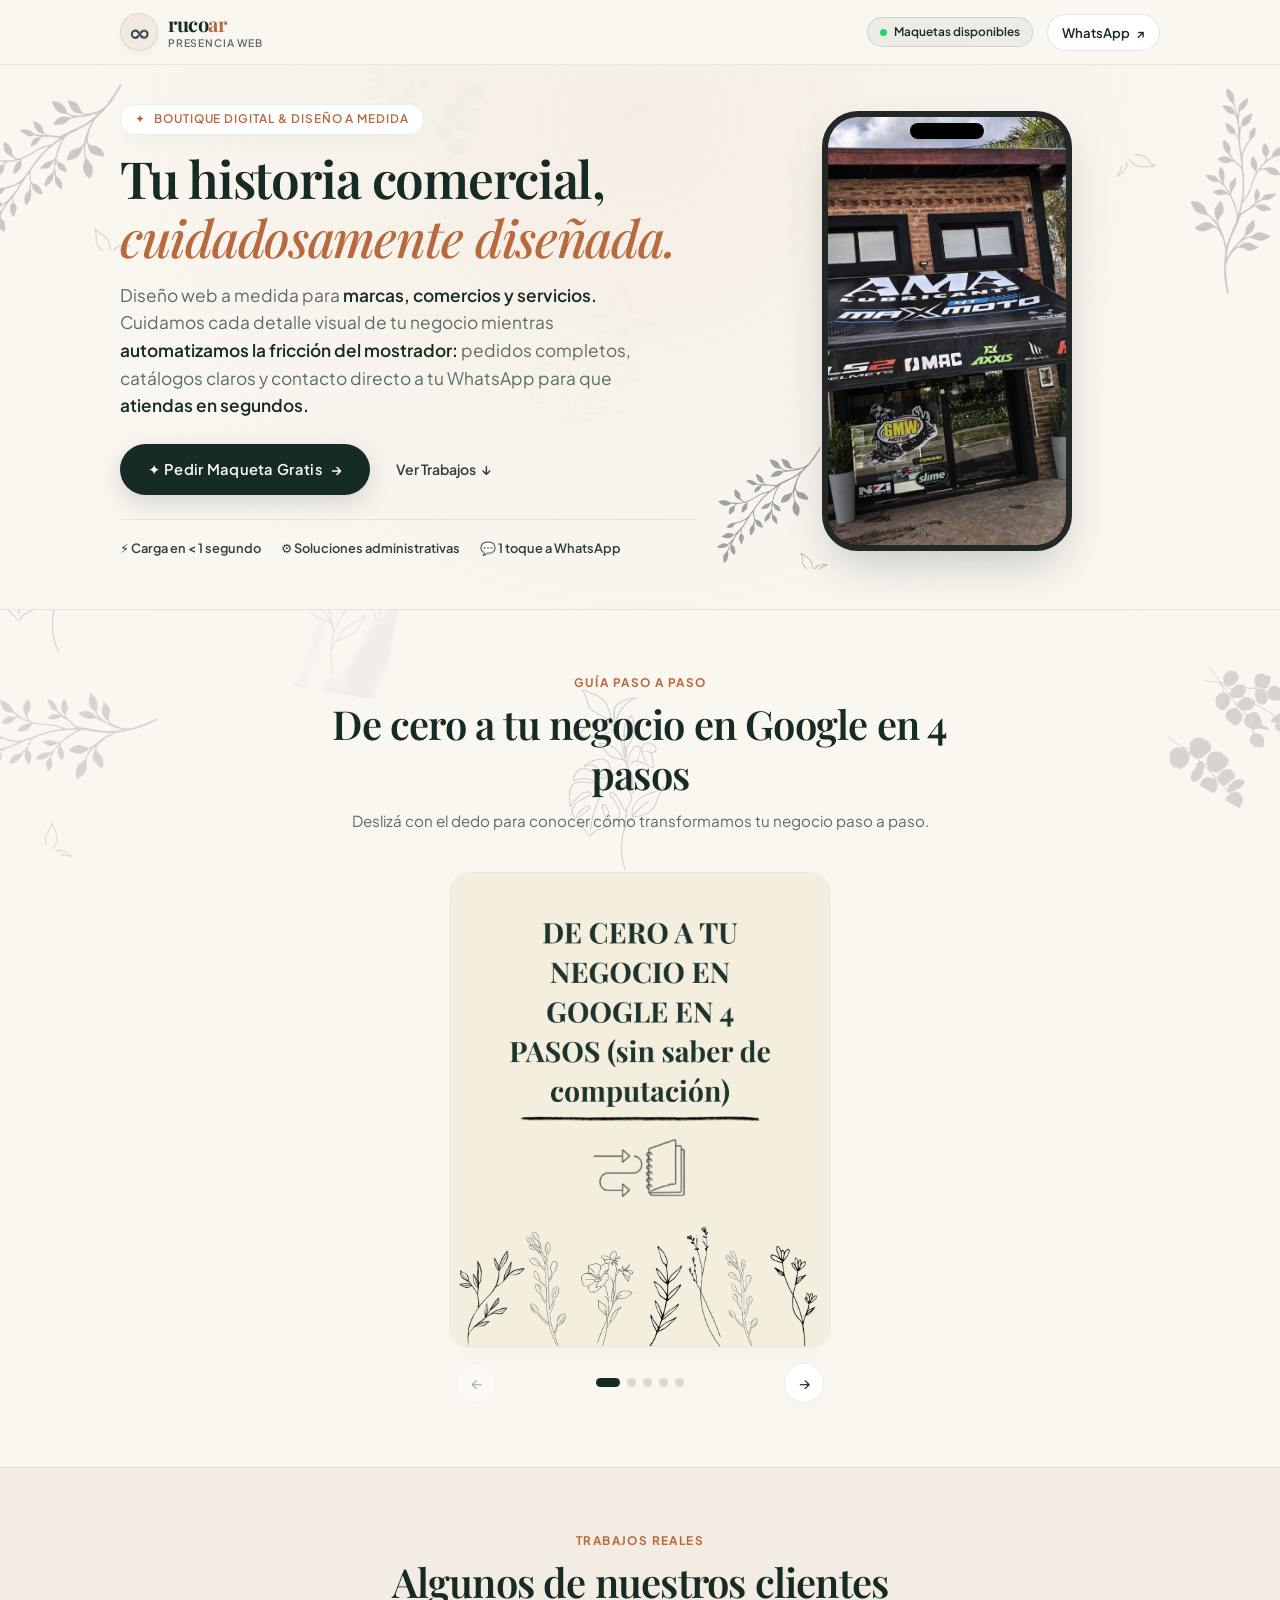
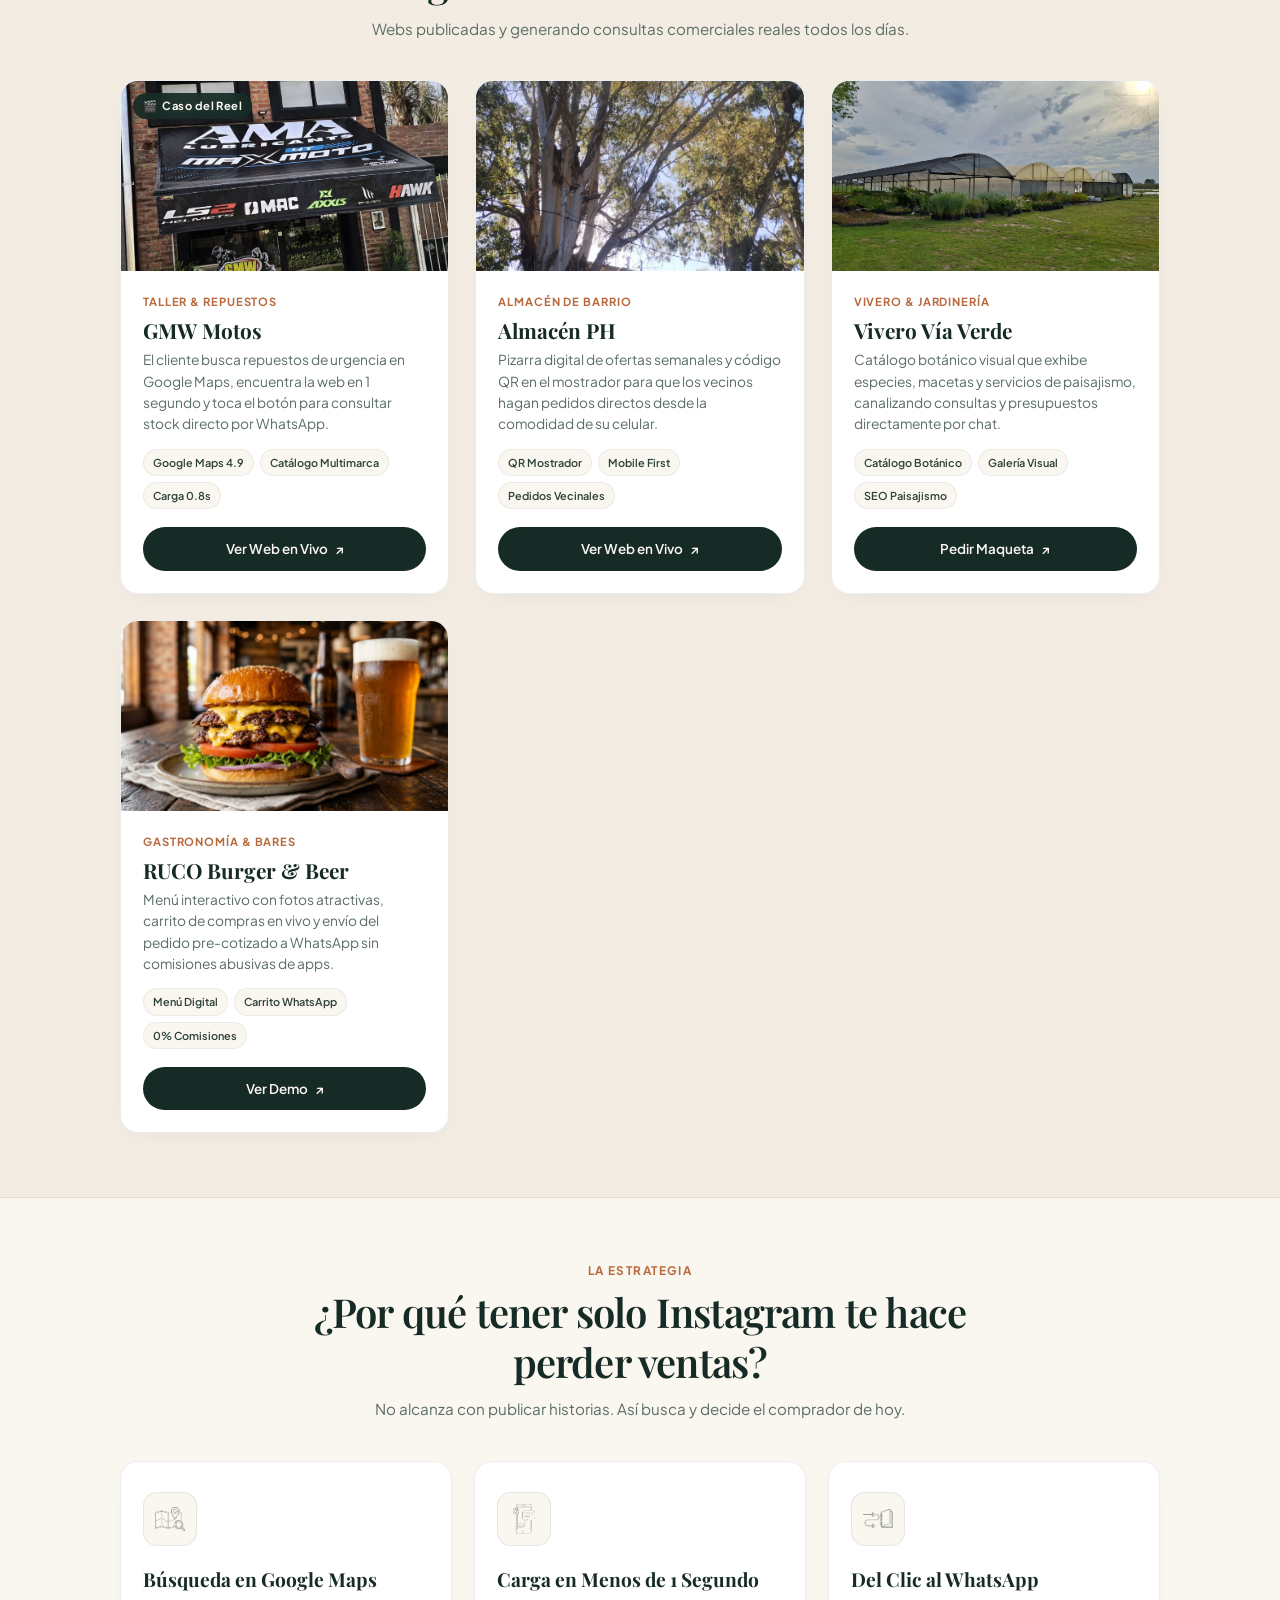
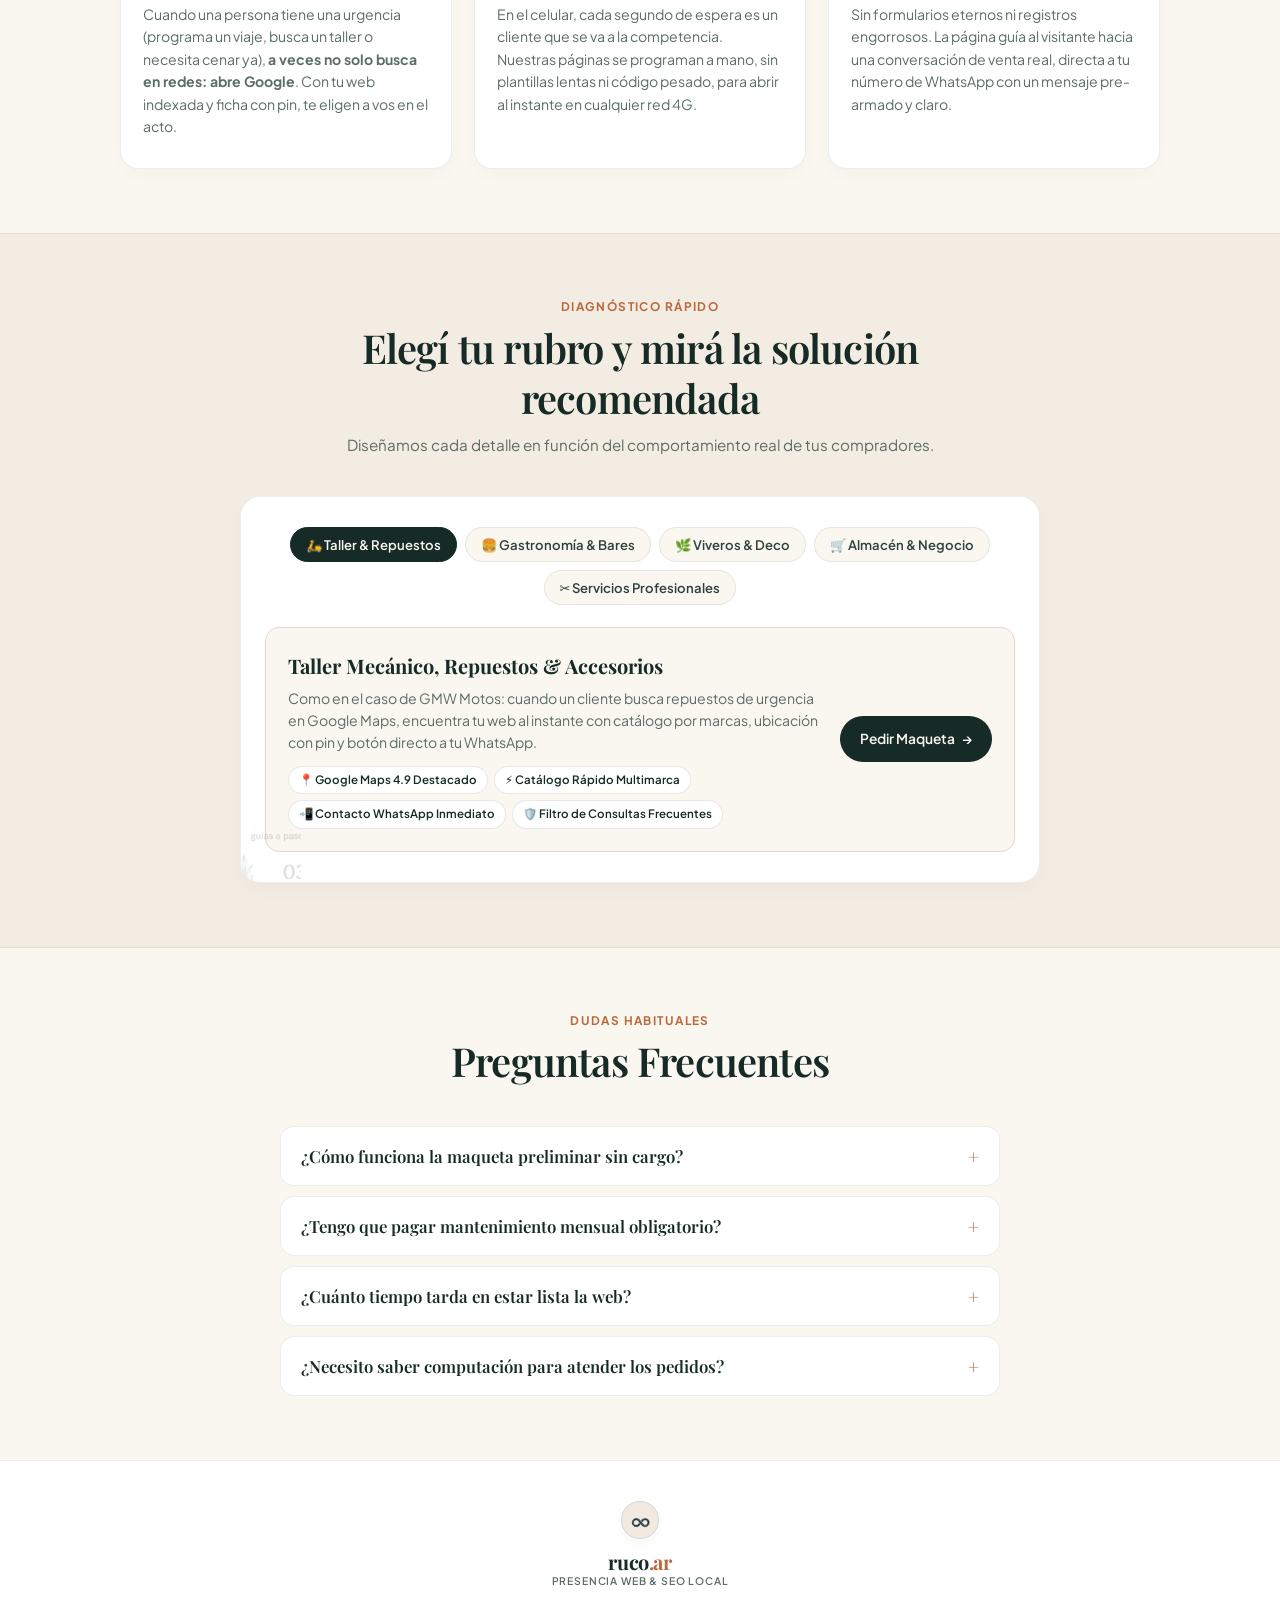
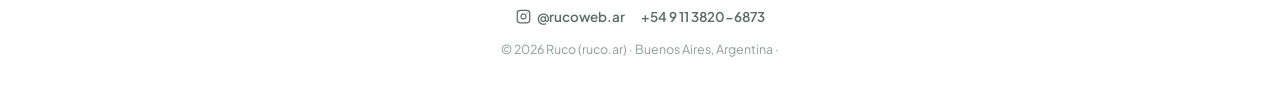
<file: index.html>
<!DOCTYPE html>
<html lang="es">
<head>
    <meta charset="UTF-8">
    <meta name="viewport" content="width=device-width, initial-scale=1.0, maximum-scale=1.0, user-scalable=no, viewport-fit=cover">
    <meta name="theme-color" content="#FAF6F0">

    <!-- Google tag (gtag.js) - Google Analytics 4 -->
    <script async src="https://www.googletagmanager.com/gtag/js?id=G-L3S1ZTG150"></script>
    <script>
      window.dataLayer = window.dataLayer || [];
      function gtag(){dataLayer.push(arguments);}
      gtag('js', new Date());

      gtag('config', 'G-L3S1ZTG150');
    </script>
    <title>RUCO (rucoweb.com) — Presencia Web & Soluciones a Medida</title>
    <meta name="description" content="Páginas web a medida y soluciones administrativas para marcas, comercios y servicios. Diseño artesanal, ultrarrápido y contacto directo a WhatsApp.">
    <meta name="keywords" content="diseño web para comercios, paginas web para negocios, presencia web pymes, paginas web celulares, catalogos digitales whatsapp, soluciones administrativas comercio, pedidos por whatsapp, diseño web concepcion del uruguay, paginas web escobar, diseño web entre rios, paginas web zona norte, diseño web zarate campana gualeguaychu, boutique digital argentina, rucoweb, ruco web">
    <link rel="canonical" href="https://rucoweb.com/">
    <meta name="google-site-verification" content="WeVle5faf9JHYNT-_0bYCEvDwCw-KTuAqGuqunzUKuU">

    <!-- Geolocalización & Cobertura: Corredor Escobar (Buenos Aires) a Concepción del Uruguay (Entre Ríos) -->
    <meta name="geo.region" content="AR-B;AR-E">
    <meta name="geo.placename" content="Escobar, Buenos Aires / Concepción del Uruguay, Entre Ríos">

    <!-- Favicons Optimizados para Búsquedas de Google y Celulares -->
    <link rel="icon" type="image/png" sizes="48x48" href="assets/logo/favicon-48.png">
    <link rel="icon" type="image/png" sizes="64x64" href="assets/logo/favicon.png">
    <link rel="icon" type="image/png" sizes="192x192" href="assets/logo/favicon-192.png">
    <link rel="apple-touch-icon" sizes="180x180" href="assets/logo/favicon-192.png">

    <!-- Open Graph Oficial para WhatsApp, Telegram y Redes (Tarjeta Visual Completa) -->
    <meta property="og:type" content="website">
    <meta property="og:url" content="https://rucoweb.com/">
    <meta property="og:site_name" content="RUCO">
    <meta property="og:title" content="RUCO — Presencia Web & Soluciones a Medida">
    <meta property="og:description" content="Páginas web artesanales y soluciones administrativas pensadas para marcas, comercios y servicios.">
    <meta property="og:image" content="https://rucoweb.com/assets/logo/og-banner.jpg">
    <meta property="og:image:secure_url" content="https://rucoweb.com/assets/logo/og-banner.jpg">
    <meta property="og:image:type" content="image/jpeg">
    <meta property="og:image:width" content="1200">
    <meta property="og:image:height" content="630">
    <meta property="og:image:alt" content="RUCO Presencia Web y Soluciones a Medida">

    <!-- Twitter / Telegram Card -->
    <meta name="twitter:card" content="summary_large_image">
    <meta name="twitter:title" content="RUCO — Presencia Web & Soluciones a Medida">
    <meta name="twitter:description" content="Páginas web artesanales y soluciones administrativas pensadas para marcas, comercios y servicios.">
    <meta name="twitter:image" content="https://rucoweb.com/assets/logo/og-banner.jpg">

    <!-- Schema.org JSON-LD para Google (Logo oficial, servicio profesional y área de cobertura) -->
    <script type="application/ld+json">
    {
      "@context": "https://schema.org",
      "@type": ["Organization", "ProfessionalService"],
      "name": "RUCO",
      "url": "https://rucoweb.com/",
      "logo": "https://rucoweb.com/assets/logo/favicon-192.png",
      "image": "https://rucoweb.com/assets/logo/og-banner.jpg",
      "description": "Desarrollo de páginas web artesanales, presencia en Google y soluciones administrativas a medida para marcas, comercios y servicios.",
      "telephone": "+5491138206873",
      "priceRange": "$$",
      "address": {
        "@type": "PostalAddress",
        "addressCountry": "AR",
        "addressRegion": "Buenos Aires / Entre Ríos"
      },
      "areaServed": [
        {
          "@type": "City",
          "name": "Concepción del Uruguay"
        },
        {
          "@type": "City",
          "name": "Gualeguaychú"
        },
        {
          "@type": "AdministrativeArea",
          "name": "Entre Ríos"
        },
        {
          "@type": "City",
          "name": "Belén de Escobar"
        },
        {
          "@type": "City",
          "name": "Ingeniero Maschwitz"
        },
        {
          "@type": "City",
          "name": "Campana"
        },
        {
          "@type": "City",
          "name": "Zárate"
        },
        {
          "@type": "AdministrativeArea",
          "name": "Zona Norte Buenos Aires"
        }
      ]
    }
    </script>

    <!-- Google Fonts: Playfair Display + Plus Jakarta Sans -->
    <link rel="preconnect" href="https://fonts.googleapis.com">
    <link rel="preconnect" href="https://fonts.gstatic.com" crossorigin>
    <link href="https://fonts.googleapis.com/css2?family=Playfair+Display:ital,wght@0,500;0,600;0,700;1,500;1,600&family=Plus+Jakarta+Sans:wght@400;500;600;700&display=swap" rel="stylesheet">

    <!-- Estilos CSS -->
    <link rel="stylesheet" href="css/styles.css">
</head>
<body>

    <!-- Capa Botánica Fija de Fondo (Watermarks Grisáceas Quiet Luxury) -->
    <div class="fixed-botanical-layer" aria-hidden="true">
        <img src="assets/elements/branch-olive.png" class="fixed-botanical b-1" alt="">
        <img src="assets/elements/eucalyptus.png" class="fixed-botanical b-2" alt="">
        <img src="assets/elements/golden-olive.png" class="fixed-botanical b-3" alt="">
        <img src="assets/elements/eucalyptus.png" class="fixed-botanical b-4" alt="">
        <img src="assets/elements/botanical-hanging.png" class="fixed-botanical b-5" alt="">
        <img src="assets/elements/monstera-line.png" class="fixed-botanical b-6" alt="">
        <img src="assets/elements/branch-olive.png" class="fixed-botanical b-7" alt="">
        <img src="assets/elements/monstera-line.png" class="fixed-botanical b-8" alt="">
        <img src="assets/elements/golden-olive.png" class="fixed-botanical b-9" alt="">
        <img src="assets/elements/eucalyptus.png" class="fixed-botanical b-10" alt="">
        <img src="assets/elements/botanical-hanging.png" class="fixed-botanical b-11" alt="">
        <img src="assets/elements/branch-olive.png" class="fixed-botanical b-12" alt="">
        <img src="assets/elements/monstera-line.png" class="fixed-botanical b-13" alt="">
        <img src="assets/elements/eucalyptus.png" class="fixed-botanical b-14" alt="">
    </div>

    <!-- Header / Barra Fija Superior Permanente -->
    <header class="site-header">
        <div class="container header-inner">
            <a href="#inicio" class="brand-wrapper" aria-label="Ruco.ar Inicio">
                <div class="brand-badge">
                    <img src="assets/logo/ruco-infinity-3d.png" alt="Logo Ruco" width="42" height="42">
                </div>
                <div class="brand-text">
                    <span class="brand-name">ruco<span>ar</span></span>
                    <span class="brand-tag">Presencia Web</span>
                </div>
            </a>

            <div class="header-actions">
                <div class="availability-chip" title="Cupos de maquetas para esta semana">
                    <span class="pulse-dot"></span>
                    <span>Maquetas disponibles</span>
                </div>

                <a href="https://wa.me/5491138206873?text=Hola%20Ruco!%20Te%20escribo%20desde%20tu%20web%20para%20hacerte%20una%20consulta." 
                   target="_blank" 
                   rel="noopener noreferrer" 
                   class="header-wa-link"
                   aria-label="Escribir por WhatsApp">
                    <span>WhatsApp</span>
                    <span>↗</span>
                </a>
            </div>
        </div>
    </header>

    <main>
        <!-- ===================================================================
             Hero Section: Quiet Luxury con el Mockup del Reel y Sticker Oficial
             =================================================================== -->
        <section class="hero-section" id="inicio">
            <!-- Acentos Botánicos de Fondo integrados dentro de la sección Hero -->
            <img src="assets/elements/branch-olive.png" alt="" class="hero-botanical-left" aria-hidden="true">
            <img src="assets/elements/branch-olive.png" alt="" class="hero-botanical-right" aria-hidden="true">

            <div class="container hero-grid">
                <!-- Columna Izquierda: Mensaje y Conversión -->
                <div class="hero-content">
                    <div class="hero-pill">
                        <span>✦</span> Boutique Digital & Diseño a Medida
                    </div>

                    <h1 class="hero-title">
                        Tu historia comercial,<br>
                        <em>cuidadosamente diseñada.</em>
                    </h1>

                    <p class="hero-description">
                        Diseño web a medida para <strong>marcas, comercios y servicios.</strong> Cuidamos cada detalle visual de tu negocio mientras <strong>automatizamos la fricción del mostrador:</strong> pedidos completos, catálogos claros y contacto directo a tu WhatsApp para que <strong>atiendas en segundos.</strong>
                    </p>

                    <!-- Botonera Única y Elegante del Hero -->
                    <div class="hero-action-group">
                        <a href="https://wa.me/5491138206873?text=Hola%20Ruco!%20Vengo%20desde%20Instagram%20y%20quiero%20pedir%20mi%20maqueta%20sin%20cargo%20para%20mi%20negocio." 
                           target="_blank" 
                           rel="noopener noreferrer" 
                           class="btn-hero-primary">
                            <span>✦ Pedir Maqueta Gratis</span>
                            <span>→</span>
                        </a>

                        <a href="#clientes" class="link-hero-subtle">
                            <span>Ver Trabajos</span>
                            <span>↓</span>
                        </a>
                    </div>

                    <!-- Tickers de Confianza -->
                    <div class="hero-trust-bar">
                        <div class="trust-item">
                            <span>⚡ Carga en &lt; 1 segundo</span>
                        </div>
                        <div class="trust-item">
                            <span>⚙️ Soluciones administrativas</span>
                        </div>
                        <div class="trust-item">
                            <span>💬 1 toque a WhatsApp</span>
                        </div>
                    </div>
                </div>

                <!-- Columna Derecha: Mockup del Celular con el Reel Real -->
                <div class="hero-visual-wrap">
                    <!-- Rama botánica envolvente -->
                    <img src="assets/elements/branch-olive.png" alt="" class="phone-botanical-wrap" aria-hidden="true">

                    <!-- Mockup de Teléfono con el Reel Oficial -->
                    <div class="phone-mockup">
                        <div class="phone-notch"></div>
                        <video id="heroReelVideo" class="phone-video" autoplay loop muted playsinline poster="assets/projects/gmw-fachada.jpg">
                            <source src="assets/video/reel-gmw.mp4" type="video/mp4">
                            Tu navegador no soporta video HTML5.
                        </video>
                    </div>
                </div>
            </div>
        </section>

        <!-- ===================================================================
             Los 4 Pasos: Carrusel Interactivo con los Slides Reales (RucoCM)
             =================================================================== -->
        <section class="section" id="metodo">
            <div class="container">
                <div class="section-header">
                    <span class="section-eyebrow">Guía Paso a Paso</span>
                    <h2 class="section-title">De cero a tu negocio en Google en 4 pasos</h2>
                    <p class="section-subtitle">Deslizá con el dedo para conocer cómo transformamos tu negocio paso a paso.</p>
                </div>

                <div class="carousel-wrapper">
                    <div class="carousel-viewport">
                        <div class="carousel-track" id="carouselTrack">
                            <div class="carousel-slide">
                                <img src="assets/carrousel/0.png" alt="De cero a tu negocio en Google en 4 pasos" loading="lazy">
                            </div>
                            <div class="carousel-slide">
                                <img src="assets/carrousel/1.png" alt="Paso 01: Charla y Relevamiento" loading="lazy">
                            </div>
                            <div class="carousel-slide">
                                <img src="assets/carrousel/3.png" alt="Paso 02: Diseño a Medida" loading="lazy">
                            </div>
                            <div class="carousel-slide">
                                <img src="assets/carrousel/4.png" alt="Paso 03: Revisión y Visto Bueno" loading="lazy">
                            </div>
                            <div class="carousel-slide">
                                <img src="assets/carrousel/2.png" alt="Paso 04: Lanzamiento Oficial" loading="lazy">
                            </div>
                        </div>
                    </div>

                    <!-- Controles del Carrusel -->
                    <div class="carousel-controls">
                        <button class="carousel-nav-btn" id="carouselPrev" aria-label="Slide anterior">←</button>
                        <div class="carousel-dots" id="carouselDots"></div>
                        <button class="carousel-nav-btn" id="carouselNext" aria-label="Siguiente slide">→</button>
                    </div>
                </div>
            </div>
        </section>

        <!-- ===================================================================
             Showcase de Clientes en Vivo (Con Esquinas Botánicas)
             =================================================================== -->
        <section class="section section-alt" id="clientes">
            <div class="container">
                <div class="section-header">
                    <span class="section-eyebrow">Trabajos Reales</span>
                    <h2 class="section-title">Algunos de nuestros clientes</h2>
                    <p class="section-subtitle">Webs publicadas y generando consultas comerciales reales todos los días.</p>
                </div>

                <div class="showcase-grid">
                    <!-- Cliente 1: GMW Motos (El Caso del Reel) -->
                    <article class="showcase-card">
                        <div class="showcase-badge-reel">
                            <span>🎬</span> Caso del Reel
                        </div>
                        <div class="showcase-img-wrap">
                            <img src="assets/projects/gmw-fachada.jpg" alt="Local y taller GMW Motos" loading="lazy">
                        </div>
                        <div class="showcase-body">
                            <span class="showcase-sector">Taller & Repuestos</span>
                            <h3 class="showcase-title">GMW Motos</h3>
                            <p class="showcase-desc">
                                El cliente busca repuestos de urgencia en Google Maps, encuentra la web en 1 segundo y toca el botón para consultar stock directo por WhatsApp.
                            </p>
                            <div class="showcase-tags">
                                <span class="tag-pill">Google Maps 4.9</span>
                                <span class="tag-pill">Catálogo Multimarca</span>
                                <span class="tag-pill">Carga 0.8s</span>
                            </div>
                            <a href="https://gmwmotos.com" target="_blank" rel="noopener noreferrer" class="btn-card-single">
                                <span>Ver Web en Vivo</span>
                                <span>↗</span>
                            </a>
                        </div>
                    </article>

                    <!-- Cliente 2: Almacén PH -->
                    <article class="showcase-card">
                        <div class="showcase-img-wrap">
                            <img src="assets/projects/almacen-local.jpg" alt="Local Almacén PH" loading="lazy">
                        </div>
                        <div class="showcase-body">
                            <span class="showcase-sector">Almacén de Barrio</span>
                            <h3 class="showcase-title">Almacén PH</h3>
                            <p class="showcase-desc">
                                Pizarra digital de ofertas semanales y código QR en el mostrador para que los vecinos hagan pedidos directos desde la comodidad de su celular.
                            </p>
                            <div class="showcase-tags">
                                <span class="tag-pill">QR Mostrador</span>
                                <span class="tag-pill">Mobile First</span>
                                <span class="tag-pill">Pedidos Vecinales</span>
                            </div>
                            <a href="https://almacenph.com" target="_blank" rel="noopener noreferrer" class="btn-card-single">
                                <span>Ver Web en Vivo</span>
                                <span>↗</span>
                            </a>
                        </div>
                    </article>

                    <!-- Cliente 3: Vivero Vía Verde -->
                    <article class="showcase-card">
                        <div class="showcase-img-wrap">
                            <img src="assets/projects/vivero-hero.jpg" alt="Vivero Vía Verde" loading="lazy">
                        </div>
                        <div class="showcase-body">
                            <span class="showcase-sector">Vivero & Jardinería</span>
                            <h3 class="showcase-title">Vivero Vía Verde</h3>
                            <p class="showcase-desc">
                                Catálogo botánico visual que exhibe especies, macetas y servicios de paisajismo, canalizando consultas y presupuestos directamente por chat.
                            </p>
                            <div class="showcase-tags">
                                <span class="tag-pill">Catálogo Botánico</span>
                                <span class="tag-pill">Galería Visual</span>
                                <span class="tag-pill">SEO Paisajismo</span>
                            </div>
                            <a href="https://wa.me/5491138206873?text=Hola%20Ruco!%20Quiero%20conocer%20la%20maqueta%20del%20Vivero%20Via%20Verde." target="_blank" rel="noopener noreferrer" class="btn-card-single">
                                <span>Pedir Maqueta</span>
                                <span>↗</span>
                            </a>
                        </div>
                    </article>

                    <!-- Cliente 4: RUCO Burger & Beer -->
                    <article class="showcase-card">
                        <div class="showcase-img-wrap">
                            <img src="assets/projects/ruco-burger.jpg" alt="RUCO Burger & Drinks" loading="lazy">
                        </div>
                        <div class="showcase-body">
                            <span class="showcase-sector">Gastronomía & Bares</span>
                            <h3 class="showcase-title">RUCO Burger & Beer</h3>
                            <p class="showcase-desc">
                                Menú interactivo con fotos atractivas, carrito de compras en vivo y envío del pedido pre-cotizado a WhatsApp sin comisiones abusivas de apps.
                            </p>
                            <div class="showcase-tags">
                                <span class="tag-pill">Menú Digital</span>
                                <span class="tag-pill">Carrito WhatsApp</span>
                                <span class="tag-pill">0% Comisiones</span>
                            </div>
                            <a href="../WebHamburguesera-RUCO/index.html" class="btn-card-single">
                                <span>Ver Demo</span>
                                <span>↗</span>
                            </a>
                        </div>
                    </article>
                </div>
            </div>
        </section>

        <!-- ===================================================================
             El Método RUCO: 3 Tarjetas con los Iconos del Reel
             =================================================================== -->
        <section class="section">
            <div class="container">
                <div class="section-header">
                    <span class="section-eyebrow">La Estrategia</span>
                    <h2 class="section-title">¿Por qué tener solo Instagram te hace perder ventas?</h2>
                    <p class="section-subtitle">No alcanza con publicar historias. Así busca y decide el comprador de hoy.</p>
                </div>

                <div class="pillars-grid">
                    <!-- Pilar 1: Búsqueda con Urgencia -->
                    <div class="pillar-card">
                        <div class="pillar-icon-box">
                            <img src="assets/elements/icon-google-maps.png" alt="Icono Google Maps" width="34" height="34">
                        </div>
                        <h3 class="pillar-title">Búsqueda en Google Maps</h3>
                        <p class="pillar-desc">
                            Cuando una persona tiene una urgencia (programa un viaje, busca un taller o necesita cenar ya), <strong>a veces no solo busca en redes: abre Google</strong>. Con tu web indexada y ficha con pin, te eligen a vos en el acto.
                        </p>
                    </div>

                    <!-- Pilar 2: Carga Instantánea en Celulares -->
                    <div class="pillar-card">
                        <div class="pillar-icon-box">
                            <img src="assets/elements/icon-phone-direct.png" alt="Icono Teléfono Rápido" width="34" height="34">
                        </div>
                        <h3 class="pillar-title">Carga en Menos de 1 Segundo</h3>
                        <p class="pillar-desc">
                            En el celular, cada segundo de espera es un cliente que se va a la competencia. Nuestras páginas se programan a mano, sin plantillas lentas ni código pesado, para abrir al instante en cualquier red 4G.
                        </p>
                    </div>

                    <!-- Pilar 3: De la Visita al WhatsApp -->
                    <div class="pillar-card">
                        <div class="pillar-icon-box">
                            <img src="assets/elements/icon-process-steps.png" alt="Icono Proceso Directo" width="34" height="34">
                        </div>
                        <h3 class="pillar-title">Del Clic al WhatsApp</h3>
                        <p class="pillar-desc">
                            Sin formularios eternos ni registros engorrosos. La página guía al visitante hacia una conversación de venta real, directa a tu número de WhatsApp con un mensaje pre-armado y claro.
                        </p>
                    </div>
                </div>
            </div>
        </section>

        <!-- ===================================================================
             Micro-Simulador Interactivo de Rubros
             =================================================================== -->
        <section class="section section-alt">
            <div class="container">
                <div class="section-header">
                    <span class="section-eyebrow">Diagnóstico Rápido</span>
                    <h2 class="section-title">Elegí tu rubro y mirá la solución recomendada</h2>
                    <p class="section-subtitle">Diseñamos cada detalle en función del comportamiento real de tus compradores.</p>
                </div>

                <div class="sim-container">
                    <div class="sim-tabs" role="tablist">
                        <button class="sim-tab-btn active" data-rubro="taller" role="tab">🛵 Taller & Repuestos</button>
                        <button class="sim-tab-btn" data-rubro="gastro" role="tab">🍔 Gastronomía & Bares</button>
                        <button class="sim-tab-btn" data-rubro="vivero" role="tab">🌿 Viveros & Deco</button>
                        <button class="sim-tab-btn" data-rubro="almacen" role="tab">🛒 Almacén & Negocio</button>
                        <button class="sim-tab-btn" data-rubro="servicios" role="tab">✂️ Servicios Profesionales</button>
                    </div>

                    <div class="sim-result-box">
                        <div class="sim-result-content">
                            <h4 id="simTitle">Taller Mecánico, Repuestos & Accesorios</h4>
                            <p id="simDesc">
                                Como en el caso de GMW Motos: cuando un cliente busca repuestos de urgencia en Google Maps, encuentra tu web al instante con catálogo por marcas, ubicación con pin y botón directo a tu WhatsApp.
                            </p>
                            <div class="sim-features-list" id="simBadges">
                                <span class="sim-feature-badge">📍 Google Maps 4.9 Destacado</span>
                                <span class="sim-feature-badge">⚡ Catálogo Rápido Multimarca</span>
                                <span class="sim-feature-badge">📲 Contacto WhatsApp Inmediato</span>
                                <span class="sim-feature-badge">🛡️ Filtro de Consultas Frecuentes</span>
                            </div>
                        </div>

                        <div class="sim-cta-wrap">
                            <a id="simCtaBtn" 
                               href="https://wa.me/5491138206873?text=Hola%20Ruco!%20Tengo%20un%20negocio%20del%20rubro%20Taller%20y%20Repuestos%20y%20quiero%20pedir%20mi%20maqueta%20sin%20cargo." 
                               target="_blank" 
                               rel="noopener noreferrer" 
                               class="btn-sim-single">
                                <span>Pedir Maqueta</span>
                                <span>→</span>
                            </a>
                        </div>
                    </div>
                </div>
            </div>
        </section>

        <!-- ===================================================================
             Preguntas Frecuentes (Acordeón)
             =================================================================== -->
        <section class="section">
            <div class="container">
                <div class="section-header">
                    <span class="section-eyebrow">Dudas Habituales</span>
                    <h2 class="section-title">Preguntas Frecuentes</h2>
                </div>

                <div class="faq-list">
                    <div class="faq-item">
                        <button class="faq-question">
                            <span>¿Cómo funciona la maqueta preliminar sin cargo?</span>
                            <span class="faq-icon">+</span>
                        </button>
                        <div class="faq-answer">
                            Te armo un enlace privado con el diseño real de tu página para que veas cómo se vería en celulares antes de pagar nada. Si te encanta, avanzamos. Si no, no tenés ningún compromiso.
                        </div>
                    </div>

                    <div class="faq-item">
                        <button class="faq-question">
                            <span>¿Tengo que pagar mantenimiento mensual obligatorio?</span>
                            <span class="faq-icon">+</span>
                        </button>
                        <div class="faq-answer">
                            No te atamos con contratos forzados, pero es lo que recomendamos para que tu web no quede abandonada ni desactualizada. Incluye hosting, soporte continuo, cambios mensuales y la renovación anual de tu dominio.

Si decidís no contar con el abono, el sitio se entrega estático (sin posibilidad de reincorporarte al servicio de soporte luego). En ese caso, al año de la publicación deberás costear la renovación anual del dominio más los honorarios por la gestión técnica de mantenimiento.
                        </div>
                    </div>

                    <div class="faq-item">
                        <button class="faq-question">
                            <span>¿Cuánto tiempo tarda en estar lista la web?</span>
                            <span class="faq-icon">+</span>
                        </button>
                        <div class="faq-answer">
                            La maqueta inicial está lista en 5-7 días hábiles. Una vez aprobada con tus textos y fotos finales, la publicación en dominio propio toma entre 1 y 2 días hábiles.
                        </div>
                    </div>

                    <div class="faq-item">
                        <button class="faq-question">
                            <span>¿Necesito saber computación para atender los pedidos?</span>
                            <span class="faq-icon">+</span>
                        </button>
                        <div class="faq-answer">
                            Para nada. Todo está pensado para que los pedidos y consultas te lleguen directamente a tu WhatsApp habitual como cualquier mensaje común.
                        </div>
                    </div>
                </div>
            </div>
        </section>
    </main>

    <!-- Footer -->
    <footer class="site-footer">
        <div class="container footer-inner">
            <div class="brand-badge">
                <img src="assets/logo/ruco-infinity-3d.png" alt="Logo Ruco" width="42" height="42">
            </div>

            <div class="brand-text">
                <span class="brand-name">ruco<span>.ar</span></span>
                <span class="brand-tag">Presencia Web & SEO Local</span>
            </div>

            <div class="footer-socials">
                <a href="https://www.instagram.com/rucoweb.ar/" target="_blank" rel="noopener noreferrer" class="footer-link">
                    <svg width="15" height="15" viewBox="0 0 24 24" fill="none" stroke="currentColor" stroke-width="2" stroke-linecap="round" stroke-linejoin="round" aria-hidden="true"><rect x="2" y="2" width="20" height="20" rx="5" ry="5"></rect><path d="M16 11.37A4 4 0 1 1 12.63 8 4 4 0 0 1 16 11.37z"></path><line x1="17.5" y1="6.5" x2="17.51" y2="6.5"></line></svg>
                    <span>@rucoweb.ar</span>
                </a>

                <a href="https://wa.me/5491138206873?text=Hola%20Ruco!%20Te%20escribo%20desde%20la%20web." target="_blank" rel="noopener noreferrer" class="footer-link">
                    <span>+54 9 11 3820-6873</span>
                </a>
            </div>

            <p class="footer-copy">
                © 2026 Ruco (ruco.ar) · Buenos Aires, Argentina · 
            </p>
        </div>
    </footer>

    <!-- Barra Flotante Permanente Inteligente en Móviles (Aparece tras scrollear el Hero) -->
    <aside class="mobile-sticky-bar" aria-label="Contacto Rápido">
        <a href="https://wa.me/5491138206873?text=Hola%20Ruco!%20Vengo%20desde%20Instagram%20y%20quiero%20pedir%20mi%20maqueta%20sin%20cargo." 
           target="_blank" 
           rel="noopener noreferrer" 
           class="btn-sticky-single">
            <span>✦ Pedir Maqueta Gratis</span>
        </a>
    </aside>

    <!-- Scripts -->
    <script src="js/main.js"></script>
</body>
</html>
</file>
<file: css/styles.css>
/* ==========================================================================
   RUCO (ruco.ar / @rucoweb.ar) — Dirección de Arte "Quiet Luxury"
   Optimización 100% Mobile-First & Integración Visual Completa
   ========================================================================== */

:root {
    /* Paleta Quiet Luxury & Soft Editorial */
    --bg-cream: #FAF6F0;              /* Fondo crema cálido */
    --bg-cream-alt: #F3ECE2;          /* Crema tostado */
    --bg-surface: #FFFFFF;            /* Marfil puro */
    --bg-card: rgba(255, 255, 255, 0.94);

    /* Tintas & Textos */
    --ink-deep: #162B25;              /* Pino bosque profundo (tinta primaria) */
    --ink-medium: #2D423A;            /* Pino intermedio */
    --ink-muted: #5B6D66;             /* Gris botánico suave */
    --ink-subtle: #8D9E97;            /* Acento tenue */

    /* Acentos Orgánicos del Branding Kit */
    --accent-terracotta: #B8693E;      /* Terracota arcilla */
    --accent-terracotta-soft: #F5E8E0; /* Terracota pastel sutil */
    --accent-sage: #607462;            /* Verde salvia */
    --accent-sand: #E2D7C8;            /* Tono arena suave */
    --accent-gold: #C5AA82;            /* Oro botánico */

    /* WhatsApp & Conversión */
    --whatsapp-green: #25D366;
    --whatsapp-dark: #1EBE5D;

    /* Bordes y Sombras */
    --border-hairline: 1px solid rgba(22, 43, 37, 0.08);
    --border-card: 1px solid rgba(22, 43, 37, 0.08);
    --shadow-quiet: 0 8px 25px -8px rgba(22, 43, 37, 0.05);
    --shadow-card-hover: 0 16px 36px -10px rgba(22, 43, 37, 0.12);

    /* Radios */
    --radius-sm: 10px;
    --radius-md: 18px;
    --radius-lg: 24px;
    --radius-full: 9999px;

    /* Tipografías */
    --font-serif: 'Playfair Display', Georgia, serif;
    --font-sans: 'Plus Jakarta Sans', system-ui, -apple-system, sans-serif;
    --container-max: 1080px;
}

/* Reset y Base */
*, *::before, *::after {
    box-sizing: border-box;
    margin: 0;
    padding: 0;
}

html {
    scroll-behavior: smooth;
    font-size: 16px;
    -webkit-text-size-adjust: 100%;
    width: 100%;
    max-width: 100%;
    overflow-x: hidden;
}

body {
    background-color: var(--bg-cream);
    color: var(--ink-deep);
    font-family: var(--font-sans);
    line-height: 1.6;
    width: 100%;
    max-width: 100%;
    overflow-x: hidden;
    position: relative;
    padding-top: 64px; /* Espacio para el header fijo superior */
    -webkit-font-smoothing: antialiased;
}

::selection {
    background: var(--accent-sand);
    color: var(--ink-deep);
}

img, svg, video {
    display: block;
    max-width: 100%;
}

a {
    color: inherit;
    text-decoration: none;
    transition: all 0.25s ease;
}

button {
    font-family: inherit;
    cursor: pointer;
    border: none;
    background: none;
}

.container {
    width: 100%;
    max-width: var(--container-max);
    margin: 0 auto;
    padding: 0 20px;
}

/* ==========================================================================
   Capa Botánica Fija de Fondo (Watermarks Grisáceas Quiet Luxury)
   Permanece estática de fondo mientras el usuario hace scroll
   ========================================================================== */
.fixed-botanical-layer {
    position: fixed;
    top: 0;
    left: 0;
    right: 0;
    bottom: 0;
    width: 100%;
    height: 100%;
    pointer-events: none;
    z-index: 0;
    overflow: hidden;
    transform: translate3d(0, 0, 0);
    -webkit-transform: translate3d(0, 0, 0);
    backface-visibility: hidden;
    -webkit-backface-visibility: hidden;
    will-change: transform;
}

.fixed-botanical {
    position: absolute;
    pointer-events: none;
    opacity: 0.16;
    filter: grayscale(100%);
    user-select: none;
    transform: translateZ(0);
    -webkit-transform: translateZ(0);
    transition: opacity 0.3s ease;
}

/* Fila Superior (0% - 22%) */
.fixed-botanical.b-1  { top: 5%;  left: -20px; width: 150px; }
.fixed-botanical.b-2  { top: 7%;  left: 28%;   width: 120px; transform: rotate(15deg); }
.fixed-botanical.b-3  { top: 4%;  left: 60%;   width: 95px;  transform: rotate(-12deg); }
.fixed-botanical.b-4  { top: 8%;  right: -20px; width: 140px; transform: rotate(135deg); }

/* Fila Media Superior (25% - 48%) */
.fixed-botanical.b-5  { top: 27%; left: -15px; width: 130px; }
.fixed-botanical.b-6  { top: 31%; left: 42%;   width: 100px; transform: rotate(25deg); }
.fixed-botanical.b-7  { top: 29%; right: -18px; width: 140px; transform: scaleX(-1) rotate(15deg); }

/* Fila Media Inferior (50% - 72%) */
.fixed-botanical.b-8  { top: 51%; left: -15px; width: 105px; transform: rotate(-20deg); }
.fixed-botanical.b-9  { top: 53%; left: 24%;   width: 95px;  transform: rotate(10deg); }
.fixed-botanical.b-10 { top: 50%; left: 66%;   width: 125px; transform: rotate(-30deg); }
.fixed-botanical.b-11 { top: 48%; right: -15px; width: 120px; }

/* Fila Inferior (75% - 95%) */
.fixed-botanical.b-12 { top: 74%; left: -20px; width: 150px; transform: rotate(35deg); }
.fixed-botanical.b-13 { top: 76%; left: 44%;   width: 100px; transform: rotate(-15deg); }
.fixed-botanical.b-14 { top: 75%; right: -20px; width: 135px; transform: rotate(120deg); }

/* ==========================================================================
   Header Fijo & Minimalista (Permanente Arriba)
   ========================================================================== */
.site-header {
    position: fixed;
    top: 0;
    left: 0;
    right: 0;
    width: 100%;
    z-index: 1000;
    background: rgba(250, 246, 240, 0.94);
    backdrop-filter: blur(16px);
    -webkit-backdrop-filter: blur(16px);
    border-bottom: var(--border-hairline);
    transition: all 0.3s ease;
}

.header-inner {
    display: flex;
    align-items: center;
    justify-content: space-between;
    height: 64px;
}

.brand-wrapper {
    display: flex;
    align-items: center;
    gap: 10px;
}

.brand-badge {
    width: 38px;
    height: 38px;
    border-radius: 50%;
    background: #F2EAE1;
    border: 1px solid rgba(22, 43, 37, 0.1);
    display: flex;
    align-items: center;
    justify-content: center;
    overflow: hidden;
    box-shadow: 0 4px 10px rgba(22, 43, 37, 0.04);
}

.brand-badge img {
    width: 72%;
    height: auto;
    object-fit: contain;
}

.brand-text {
    display: flex;
    flex-direction: column;
}

.brand-name {
    font-family: var(--font-serif);
    font-size: 1.25rem;
    font-weight: 700;
    letter-spacing: -0.02em;
    color: var(--ink-deep);
    line-height: 1.1;
}

.brand-name span {
    color: var(--accent-terracotta);
}

.brand-tag {
    font-size: 0.65rem;
    font-weight: 600;
    letter-spacing: 0.08em;
    text-transform: uppercase;
    color: var(--ink-muted);
}

.header-actions {
    display: flex;
    align-items: center;
    gap: 14px;
}

.availability-chip {
    display: inline-flex;
    align-items: center;
    gap: 7px;
    padding: 5px 12px;
    background: rgba(96, 116, 98, 0.08);
    border: 1px solid rgba(96, 116, 98, 0.2);
    border-radius: var(--radius-full);
    font-size: 0.74rem;
    font-weight: 600;
    color: var(--ink-deep);
}

.pulse-dot {
    width: 7px;
    height: 7px;
    background-color: var(--whatsapp-green);
    border-radius: 50%;
    animation: pulse 2.2s infinite;
}

@keyframes pulse {
    0% { box-shadow: 0 0 0 0 rgba(37, 211, 102, 0.5); }
    70% { box-shadow: 0 0 0 6px rgba(37, 211, 102, 0); }
    100% { box-shadow: 0 0 0 0 rgba(37, 211, 102, 0); }
}

.header-wa-link {
    font-size: 0.82rem;
    font-weight: 600;
    color: var(--ink-deep);
    display: inline-flex;
    align-items: center;
    gap: 6px;
    padding: 7px 14px;
    border-radius: var(--radius-full);
    border: 1px solid rgba(22, 43, 37, 0.12);
    background: #FFFFFF;
    white-space: nowrap;
    flex-shrink: 0;
    transition: all 0.25s ease;
}

.header-wa-link:hover {
    background: var(--ink-deep);
    color: #FFFFFF;
    border-color: var(--ink-deep);
}

/* ==========================================================================
   Hero Section: Compacto, Armónico & 100% Mobile Ready
   ========================================================================== */
.hero-section {
    position: relative;
    padding: 40px 0 50px;
    background: radial-gradient(circle at 50% 10%, rgba(243, 236, 226, 0.85) 0%, var(--bg-cream) 70%);
    overflow: hidden;
    width: 100%;
    max-width: 100%;
    box-sizing: border-box;
    border-bottom: var(--border-hairline);
}

.hero-botanical-left {
    position: absolute;
    top: 20px;
    left: -20px;
    width: 150px;
    opacity: 0.22;
    filter: grayscale(100%);
    pointer-events: none;
    z-index: 0;
}

.hero-botanical-right {
    position: absolute;
    top: 40px;
    right: -20px;
    width: 150px;
    opacity: 0.22;
    filter: grayscale(100%);
    pointer-events: none;
    z-index: 0;
    transform: rotate(140deg);
}

.hero-grid {
    display: grid;
    grid-template-columns: 1.15fr 0.85fr;
    gap: 36px;
    align-items: center;
    position: relative;
    z-index: 1;
}

.hero-content {
    text-align: left;
}

.hero-pill {
    display: inline-flex;
    align-items: center;
    gap: 8px;
    padding: 5px 14px;
    background: #FFFFFF;
    border: var(--border-hairline);
    border-radius: var(--radius-full);
    font-size: 0.74rem;
    font-weight: 600;
    letter-spacing: 0.08em;
    text-transform: uppercase;
    color: var(--accent-terracotta);
    margin-bottom: 14px;
    box-shadow: var(--shadow-quiet);
}

.hero-title {
    font-family: var(--font-serif);
    font-size: clamp(2.1rem, 4vw, 3.4rem);
    font-weight: 600;
    line-height: 1.16;
    color: var(--ink-deep);
    letter-spacing: -0.025em;
    margin-bottom: 14px;
}

.hero-title em {
    font-style: italic;
    font-weight: 500;
    color: var(--accent-terracotta);
}

.hero-description {
    font-size: clamp(0.95rem, 1.6vw, 1.08rem);
    color: var(--ink-muted);
    line-height: 1.6;
    margin-bottom: 24px;
    max-width: 540px;
}

.hero-description strong {
    color: var(--ink-deep);
    font-weight: 600;
}

/* Botonera Única y Elegante del Hero */
.hero-action-group {
    display: flex;
    align-items: center;
    gap: 14px;
    margin-bottom: 24px;
}

.btn-hero-primary {
    display: inline-flex;
    align-items: center;
    gap: 8px;
    padding: 14px 28px;
    background: var(--ink-deep);
    color: #FAF6F0;
    font-size: 0.92rem;
    font-weight: 600;
    letter-spacing: 0.02em;
    border-radius: var(--radius-full);
    box-shadow: 0 8px 24px rgba(22, 43, 37, 0.16);
    transition: all 0.28s cubic-bezier(0.16, 1, 0.3, 1);
}

.btn-hero-primary:hover {
    background: var(--accent-terracotta);
    transform: translateY(-2px);
    box-shadow: 0 12px 28px rgba(184, 105, 62, 0.28);
}

.link-hero-subtle {
    font-size: 0.88rem;
    font-weight: 600;
    color: var(--ink-medium);
    display: inline-flex;
    align-items: center;
    gap: 5px;
    padding: 8px 12px;
    transition: all 0.25s ease;
}

.link-hero-subtle:hover {
    color: var(--accent-terracotta);
}

/* Micro-tickers */
.hero-trust-bar {
    display: flex;
    flex-wrap: wrap;
    gap: 12px 20px;
    padding-top: 18px;
    border-top: 1px solid rgba(22, 43, 37, 0.08);
}

.trust-item {
    font-size: 0.8rem;
    font-weight: 600;
    color: var(--ink-medium);
}

/* ==========================================================================
   Hero Visual: Mockup de Celular con el Reel & Sticker Oficial
   ========================================================================== */
.hero-visual-wrap {
    position: relative;
    display: flex;
    justify-content: center;
    align-items: center;
}

.phone-mockup {
    position: relative;
    width: 250px;
    height: 440px;
    background: #000000;
    border-radius: 36px;
    border: 6px solid #232726;
    box-shadow: 0 20px 45px -10px rgba(22, 43, 37, 0.24), 0 0 0 1px rgba(255, 255, 255, 0.15) inset;
    overflow: hidden;
    z-index: 2;
}

.phone-notch {
    position: absolute;
    top: 6px;
    left: 50%;
    transform: translateX(-50%);
    width: 74px;
    height: 16px;
    background: #000000;
    border-radius: 10px;
    z-index: 10;
}

.phone-video {
    width: 100%;
    height: 100%;
    object-fit: cover;
    border-radius: 28px;
    background: #F2EAE1;
}

/* Sticker oficial "Nuevo Reel" */
.sticker-peel {
    position: absolute;
    top: -14px;
    right: -4px;
    width: 86px;
    height: auto;
    z-index: 4;
    filter: drop-shadow(0 6px 16px rgba(0, 0, 0, 0.16));
    transform: rotate(8deg);
    animation: floatSticker 4s ease-in-out infinite;
    pointer-events: none;
}

@keyframes floatSticker {
    0%, 100% { transform: rotate(8deg) translateY(0); }
    50% { transform: rotate(10deg) translateY(-5px); }
}

/* Acento botánico envolvente del celular */
.phone-botanical-wrap {
    position: absolute;
    bottom: -18px;
    left: -16px;
    width: 110px;
    z-index: 1;
    opacity: 0.40;
    pointer-events: none;
}

/* ==========================================================================
   Secciones Generales
   ========================================================================== */
.section {
    padding: 64px 0;
    position: relative;
}

.section-alt {
    background-color: var(--bg-cream-alt);
    border-top: var(--border-hairline);
    border-bottom: var(--border-hairline);
}

.section-header {
    text-align: center;
    max-width: 660px;
    margin: 0 auto 40px;
}

.section-eyebrow {
    font-size: 0.74rem;
    font-weight: 700;
    letter-spacing: 0.12em;
    text-transform: uppercase;
    color: var(--accent-terracotta);
    display: block;
    margin-bottom: 6px;
}

.section-title {
    font-family: var(--font-serif);
    font-size: clamp(1.8rem, 3.5vw, 2.5rem);
    font-weight: 600;
    line-height: 1.25;
    color: var(--ink-deep);
    letter-spacing: -0.02em;
    margin-bottom: 10px;
}

.section-subtitle {
    font-size: 0.95rem;
    color: var(--ink-muted);
    line-height: 1.55;
}

/* ==========================================================================
   Interactive Carousel: Los 4 Pasos con los Slides Reales (carrousel1)
   ========================================================================== */
.carousel-wrapper {
    position: relative;
    width: 100%;
    max-width: 380px;
    margin: 0 auto;
    box-sizing: border-box;
}

.carousel-viewport {
    width: 100%;
    overflow: hidden;
    border-radius: 20px;
    border: var(--border-card);
    background: #FAF6F0;
    box-shadow: var(--shadow-quiet);
}

.carousel-track {
    display: flex;
    width: 100%;
    transition: transform 0.45s cubic-bezier(0.16, 1, 0.3, 1);
    will-change: transform;
}

.carousel-slide {
    width: 100%;
    min-width: 100%;
    max-width: 100%;
    flex-shrink: 0;
    box-sizing: border-box;
    display: flex;
    justify-content: center;
    align-items: center;
    background: #FAF6F0;
    padding: 0;
}

.carousel-slide img {
    width: 100%;
    max-width: 100%;
    height: auto;
    display: block;
    object-fit: contain;
    border-radius: 20px;
}

/* Controles del Carrusel */
.carousel-controls {
    display: flex;
    align-items: center;
    justify-content: space-between;
    margin-top: 16px;
    padding: 0 6px;
}

.carousel-nav-btn {
    display: inline-flex;
    align-items: center;
    justify-content: center;
    width: 40px;
    height: 40px;
    border-radius: 50%;
    background: #FFFFFF;
    border: var(--border-hairline);
    color: var(--ink-deep);
    font-size: 1rem;
    box-shadow: var(--shadow-quiet);
    transition: all 0.25s ease;
}

.carousel-nav-btn:hover {
    background: var(--ink-deep);
    color: #FFFFFF;
    transform: scale(1.05);
}

.carousel-dots {
    display: flex;
    align-items: center;
    gap: 7px;
}

.carousel-dot {
    width: 9px;
    height: 9px;
    border-radius: 50%;
    background: var(--accent-sand);
    transition: all 0.25s ease;
    cursor: pointer;
}

.carousel-dot.active {
    width: 24px;
    border-radius: var(--radius-full);
    background: var(--ink-deep);
}

/* ==========================================================================
   Showcase "Nuestros Clientes": Cards con Marcos Botánicos
   ========================================================================== */
.showcase-grid {
    display: grid;
    grid-template-columns: repeat(auto-fit, minmax(300px, 1fr));
    gap: 26px;
}

.showcase-card {
    background: #FFFFFF;
    border: var(--border-card);
    border-radius: 18px;
    overflow: hidden;
    box-shadow: var(--shadow-quiet);
    display: flex;
    flex-direction: column;
    position: relative;
    transition: all 0.32s cubic-bezier(0.16, 1, 0.3, 1);
}

.showcase-card:hover {
    transform: translateY(-4px);
    box-shadow: var(--shadow-card-hover);
    border-color: rgba(184, 105, 62, 0.3);
}

.showcase-card::after {
    content: '';
    position: absolute;
    top: 8px;
    right: 8px;
    width: 50px;
    height: 50px;
    background: url('../assets/elements/corner-tr.png') no-repeat top right;
    background-size: contain;
    opacity: 0.16;
    pointer-events: none;
    z-index: 2;
    transition: opacity 0.3s ease;
}

.showcase-card:hover::after {
    opacity: 0.42;
}

.showcase-badge-reel {
    position: absolute;
    top: 12px;
    left: 12px;
    z-index: 3;
    background: rgba(22, 43, 37, 0.92);
    color: #FAF6F0;
    font-size: 0.7rem;
    font-weight: 700;
    letter-spacing: 0.04em;
    padding: 4px 10px;
    border-radius: var(--radius-full);
    backdrop-filter: blur(8px);
    display: flex;
    align-items: center;
    gap: 5px;
}

.showcase-img-wrap {
    position: relative;
    width: 100%;
    height: 190px;
    overflow: hidden;
    background: var(--bg-cream-alt);
}

.showcase-img-wrap img {
    width: 100%;
    height: 100%;
    object-fit: cover;
    transition: transform 0.5s ease;
}

.showcase-card:hover .showcase-img-wrap img {
    transform: scale(1.04);
}

.showcase-body {
    padding: 22px;
    display: flex;
    flex-direction: column;
    flex-grow: 1;
}

.showcase-sector {
    font-size: 0.7rem;
    font-weight: 700;
    letter-spacing: 0.08em;
    text-transform: uppercase;
    color: var(--accent-terracotta);
    margin-bottom: 6px;
}

.showcase-title {
    font-family: var(--font-serif);
    font-size: 1.3rem;
    font-weight: 700;
    color: var(--ink-deep);
    margin-bottom: 6px;
    line-height: 1.25;
}

.showcase-desc {
    font-size: 0.86rem;
    color: var(--ink-muted);
    margin-bottom: 14px;
    line-height: 1.55;
    flex-grow: 1;
}

.showcase-tags {
    display: flex;
    flex-wrap: wrap;
    gap: 6px;
    margin-bottom: 18px;
}

.tag-pill {
    font-size: 0.68rem;
    font-weight: 600;
    background: var(--bg-cream);
    color: var(--ink-medium);
    padding: 4px 9px;
    border-radius: var(--radius-full);
    border: 1px solid rgba(22, 43, 37, 0.06);
}

.btn-card-single {
    display: inline-flex;
    align-items: center;
    justify-content: center;
    gap: 7px;
    width: 100%;
    padding: 11px 16px;
    background: var(--ink-deep);
    color: #FAF6F0;
    font-size: 0.84rem;
    font-weight: 600;
    border-radius: var(--radius-full);
    transition: all 0.25s ease;
}

.btn-card-single:hover {
    background: var(--accent-terracotta);
}

/* ==========================================================================
   El Método RUCO: 3 Tarjetas con los Iconos del Reel
   ========================================================================== */
.pillars-grid {
    display: grid;
    grid-template-columns: repeat(auto-fit, minmax(270px, 1fr));
    gap: 22px;
}

.pillar-card {
    background: #FFFFFF;
    border: var(--border-card);
    border-radius: 18px;
    padding: 30px 22px;
    box-shadow: var(--shadow-quiet);
    display: flex;
    flex-direction: column;
    align-items: flex-start;
    position: relative;
    transition: all 0.3s ease;
}

.pillar-card:hover {
    transform: translateY(-3px);
    border-color: rgba(184, 105, 62, 0.3);
}

.pillar-icon-box {
    width: 54px;
    height: 54px;
    border-radius: 14px;
    background: var(--bg-cream);
    border: 1px solid rgba(22, 43, 37, 0.08);
    display: flex;
    align-items: center;
    justify-content: center;
    margin-bottom: 18px;
}

.pillar-icon-box img {
    width: 30px;
    height: 30px;
    object-fit: contain;
}

.pillar-title {
    font-family: var(--font-serif);
    font-size: 1.2rem;
    font-weight: 700;
    color: var(--ink-deep);
    margin-bottom: 8px;
}

.pillar-desc {
    font-size: 0.88rem;
    color: var(--ink-muted);
    line-height: 1.6;
}

/* ==========================================================================
   Micro-Simulador de Rubros
   ========================================================================== */
.sim-container {
    background: #FFFFFF;
    border: var(--border-card);
    border-radius: 20px;
    padding: 30px 24px;
    box-shadow: var(--shadow-quiet);
    max-width: 800px;
    margin: 0 auto;
    position: relative;
    overflow: hidden;
}

.sim-container::before {
    content: '';
    position: absolute;
    bottom: -15px;
    left: -15px;
    width: 75px;
    height: 75px;
    background: url('../assets/elements/corner-bl.png') no-repeat bottom left;
    background-size: contain;
    opacity: 0.16;
    pointer-events: none;
}

.sim-tabs {
    display: flex;
    flex-wrap: wrap;
    gap: 8px;
    justify-content: center;
    margin-bottom: 22px;
}

.sim-tab-btn {
    padding: 8px 15px;
    background: var(--bg-cream);
    border: 1px solid rgba(22, 43, 37, 0.08);
    border-radius: var(--radius-full);
    font-size: 0.82rem;
    font-weight: 600;
    color: var(--ink-medium);
    transition: all 0.22s ease;
    white-space: nowrap;
}

.sim-tab-btn:hover {
    background: var(--bg-cream-alt);
    color: var(--ink-deep);
}

.sim-tab-btn.active {
    background: var(--ink-deep);
    color: #FAF6F0;
    border-color: var(--ink-deep);
}

.sim-result-box {
    background: var(--bg-cream);
    border: 1px solid var(--accent-sand);
    border-radius: 14px;
    padding: 22px;
    display: grid;
    grid-template-columns: 1fr auto;
    gap: 18px;
    align-items: center;
}

.sim-result-content h4 {
    font-family: var(--font-serif);
    font-size: 1.25rem;
    font-weight: 700;
    color: var(--ink-deep);
    margin-bottom: 6px;
}

.sim-result-content p {
    font-size: 0.88rem;
    color: var(--ink-muted);
    line-height: 1.55;
    margin-bottom: 12px;
}

.sim-features-list {
    display: flex;
    flex-wrap: wrap;
    gap: 6px;
}

.sim-feature-badge {
    font-size: 0.72rem;
    font-weight: 600;
    background: #FFFFFF;
    border: 1px solid rgba(22, 43, 37, 0.1);
    color: var(--ink-deep);
    padding: 4px 10px;
    border-radius: var(--radius-full);
}

.btn-sim-single {
    display: inline-flex;
    align-items: center;
    gap: 7px;
    padding: 12px 20px;
    background: var(--ink-deep);
    color: #FAF6F0;
    font-size: 0.86rem;
    font-weight: 600;
    border-radius: var(--radius-full);
    white-space: nowrap;
    transition: all 0.25s ease;
}

.btn-sim-single:hover {
    background: var(--accent-terracotta);
}

/* ==========================================================================
   FAQ Acordeón
   ========================================================================== */
.faq-list {
    max-width: 720px;
    margin: 0 auto;
    display: flex;
    flex-direction: column;
    gap: 10px;
}

.faq-item {
    background: #FFFFFF;
    border: var(--border-card);
    border-radius: 14px;
    overflow: hidden;
    transition: all 0.25s ease;
}

.faq-question {
    width: 100%;
    padding: 16px 20px;
    text-align: left;
    display: flex;
    align-items: center;
    justify-content: space-between;
    font-family: var(--font-serif);
    font-size: 1.05rem;
    font-weight: 600;
    color: var(--ink-deep);
}

.faq-icon {
    font-size: 1.2rem;
    color: var(--accent-terracotta);
    transition: transform 0.3s ease;
}

.faq-item.open .faq-icon {
    transform: rotate(45deg);
}

.faq-answer {
    max-height: 0;
    overflow: hidden;
    transition: max-height 0.35s ease, padding 0.35s ease;
    padding: 0 20px;
    color: var(--ink-muted);
    font-size: 0.88rem;
    line-height: 1.6;
}

.faq-item.open .faq-answer {
    max-height: 200px;
    padding-bottom: 18px;
}

/* ==========================================================================
   Footer
   ========================================================================== */
.site-footer {
    background: #FFFFFF;
    border-top: var(--border-hairline);
    padding: 40px 0 80px;
    text-align: center;
}

.footer-inner {
    display: flex;
    flex-direction: column;
    align-items: center;
    gap: 12px;
}

.footer-socials {
    display: flex;
    align-items: center;
    gap: 16px;
    margin-top: 4px;
}

.footer-link {
    font-size: 0.84rem;
    font-weight: 600;
    color: var(--ink-muted);
    display: inline-flex;
    align-items: center;
    gap: 6px;
}

.footer-link:hover {
    color: var(--accent-terracotta);
}

.footer-copy {
    font-size: 0.78rem;
    color: var(--ink-subtle);
}

/* ==========================================================================
   Barra Móvil Flotante Inteligente (Aparece tras scrollear el Hero)
   ========================================================================== */
.mobile-sticky-bar {
    position: fixed;
    bottom: 14px;
    left: 14px;
    right: 14px;
    z-index: 999;
    max-width: 330px;
    margin: 0 auto;
    opacity: 0;
    visibility: hidden;
    transform: translateY(16px);
    transition: opacity 0.25s ease, transform 0.25s ease, visibility 0.25s ease;
    pointer-events: none;
}

.mobile-sticky-bar.visible {
    opacity: 1;
    visibility: visible;
    transform: translateY(0);
    pointer-events: auto;
}

.btn-sticky-single {
    width: 100%;
    display: flex;
    align-items: center;
    justify-content: center;
    gap: 7px;
    padding: 12px 20px;
    background: var(--ink-deep);
    color: #FAF6F0;
    font-size: 0.85rem;
    font-weight: 600;
    letter-spacing: 0.02em;
    border-radius: var(--radius-full);
    box-shadow: 0 8px 24px rgba(22, 43, 37, 0.28);
    white-space: nowrap;
}

.btn-sticky-single:active {
    background: var(--accent-terracotta);
}

/* ==========================================================================
   Media Queries: Perfección 100% Mobile (Smartphones 320px - 768px)
   ========================================================================== */
@media (max-width: 768px) {
    body {
        padding-top: 56px; /* Espacio para el header fijo en celulares */
    }

    .fixed-botanical {
        opacity: 0.12;
    }

    /* Escalado armónico para pantallas de celular */
    .fixed-botanical.b-1  { width: 105px; left: -15px; }
    .fixed-botanical.b-2  { width: 85px;  left: 24%; }
    .fixed-botanical.b-3  { width: 70px;  left: 58%; }
    .fixed-botanical.b-4  { width: 95px;  right: -15px; }

    .fixed-botanical.b-5  { width: 90px;  left: -12px; }
    .fixed-botanical.b-6  { width: 75px;  left: 40%; }
    .fixed-botanical.b-7  { width: 95px;  right: -14px; }

    .fixed-botanical.b-8  { width: 75px;  left: -12px; }
    .fixed-botanical.b-9  { width: 70px;  left: 20%; }
    .fixed-botanical.b-10 { width: 85px;  left: 62%; }
    .fixed-botanical.b-11 { width: 85px;  right: -12px; }

    .fixed-botanical.b-12 { width: 100px; left: -15px; }
    .fixed-botanical.b-13 { width: 75px;  left: 42%; }
    .fixed-botanical.b-14 { width: 95px;  right: -15px; }

    .container {
        padding: 0 16px;
    }

    .site-header {
        height: 56px;
    }

    .header-inner {
        height: 56px;
    }

    .site-header .availability-chip {
        display: none !important;
    }

    .brand-badge {
        width: 34px;
        height: 34px;
    }

    .brand-name {
        font-size: 1.15rem;
    }

    .brand-tag {
        font-size: 0.6rem;
    }

    .header-wa-link {
        padding: 6px 12px;
        font-size: 0.78rem;
        white-space: nowrap;
        gap: 4px;
    }

    .hero-section {
        padding: 20px 0 32px;
    }

    .hero-botanical-left {
        width: 100px;
        left: -10px;
        opacity: 0.16;
        filter: grayscale(100%);
    }

    .hero-botanical-right {
        width: 100px;
        right: -10px;
        opacity: 0.16;
        filter: grayscale(100%);
    }

    .hero-grid {
        grid-template-columns: 1fr;
        text-align: center;
        gap: 22px;
    }

    .hero-content {
        text-align: center;
    }

    .hero-pill {
        margin-bottom: 10px;
        padding: 4px 11px;
        font-size: 0.68rem;
    }

    .hero-title {
        font-size: clamp(1.8rem, 6.4vw, 2.2rem);
        line-height: 1.18;
        margin-bottom: 10px;
    }

    .hero-description {
        font-size: 0.90rem;
        line-height: 1.55;
        margin-bottom: 18px;
        margin-left: auto;
        margin-right: auto;
    }

    .hero-action-group {
        flex-direction: column;
        align-items: center;
        gap: 8px;
        margin-bottom: 18px;
    }

    .btn-hero-primary {
        width: 100%;
        max-width: 290px;
        justify-content: center;
        padding: 12px 20px;
        font-size: 0.88rem;
        white-space: nowrap;
    }

    .link-hero-subtle {
        font-size: 0.82rem;
        padding: 6px 10px;
    }

    .hero-trust-bar {
        justify-content: center;
        gap: 6px 12px;
        padding-top: 14px;
    }

    .trust-item {
        font-size: 0.75rem;
        white-space: nowrap;
    }

    /* Celular mockup proporcionado y visible sin cortarse */
    .hero-visual-wrap {
        max-width: 250px;
        margin: 10px auto 0;
    }

    .phone-mockup {
        width: 210px;
        height: 370px;
        border-radius: 30px;
        border-width: 4px;
    }

    .phone-notch {
        width: 60px;
        height: 12px;
    }

    .sticker-peel {
        width: 72px;
        top: -10px;
        right: -4px;
    }

    .phone-botanical-wrap {
        width: 90px;
        bottom: -14px;
        left: -12px;
        opacity: 0.35;
    }

    /* Carrusel móvil con ancho fluido y sin cortes */
    .carousel-wrapper {
        max-width: 320px;
        width: 100%;
    }

    .carousel-slide {
        padding: 0;
    }

    .carousel-slide img {
        width: 100%;
        max-width: 100%;
        height: auto;
        border-radius: 18px;
    }

    /* Simulador de rubros: scroll horizontal táctil de pills */
    .sim-container {
        padding: 20px 14px;
    }

    .sim-tabs {
        flex-wrap: nowrap;
        overflow-x: auto;
        justify-content: flex-start;
        padding-bottom: 6px;
        -webkit-overflow-scrolling: touch;
        scrollbar-width: none;
    }

    .sim-tabs::-webkit-scrollbar {
        display: none;
    }

    .sim-tab-btn {
        flex-shrink: 0;
        padding: 6px 12px;
        font-size: 0.76rem;
    }

    .sim-result-box {
        grid-template-columns: 1fr;
        padding: 15px;
        text-align: left;
    }

    .btn-sim-single {
        width: 100%;
        justify-content: center;
        padding: 11px 18px;
        font-size: 0.84rem;
        white-space: nowrap;
    }

    .showcase-grid {
        grid-template-columns: 1fr;
        gap: 18px;
    }

    .btn-card-single {
        padding: 10px 16px;
        font-size: 0.82rem;
        white-space: nowrap;
    }

    .pillars-grid {
        grid-template-columns: 1fr;
        gap: 14px;
    }
}

@media (min-width: 769px) {
    .site-footer {
        padding-bottom: 40px;
    }
}
</file>
